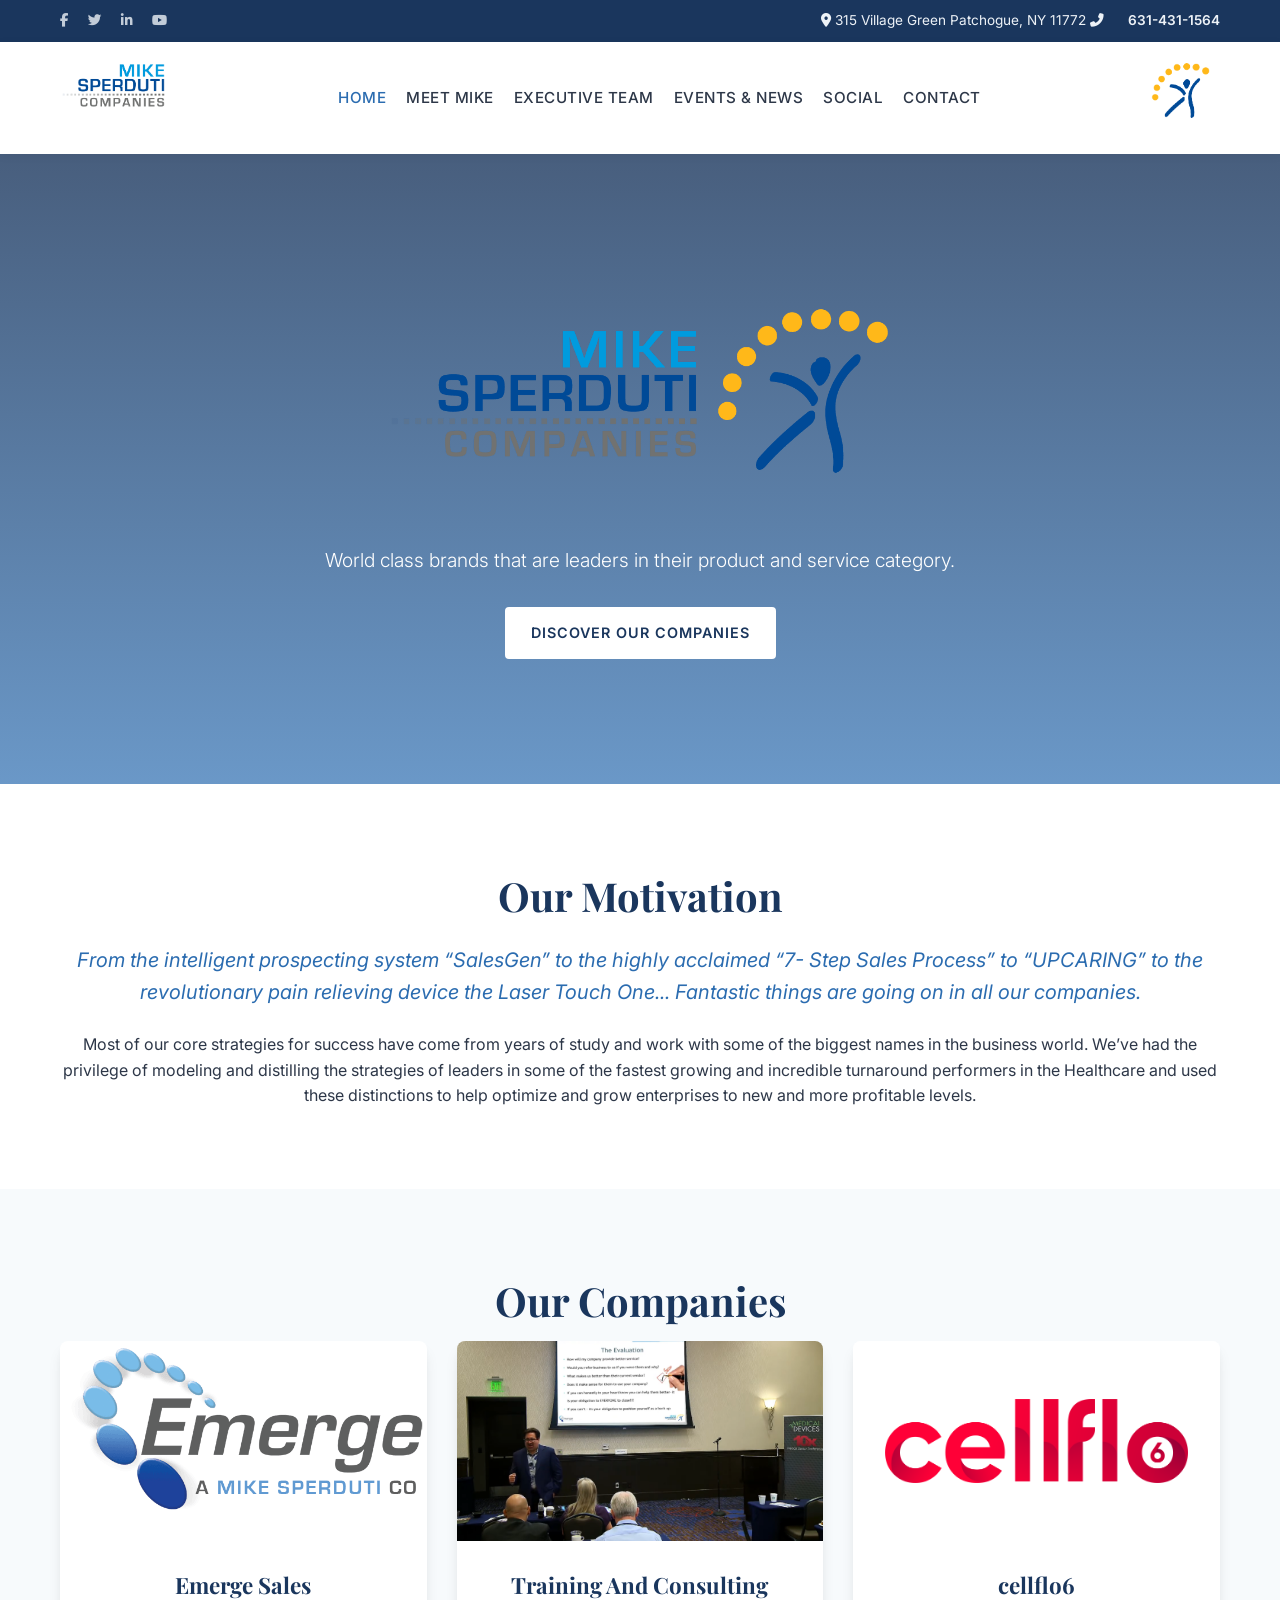
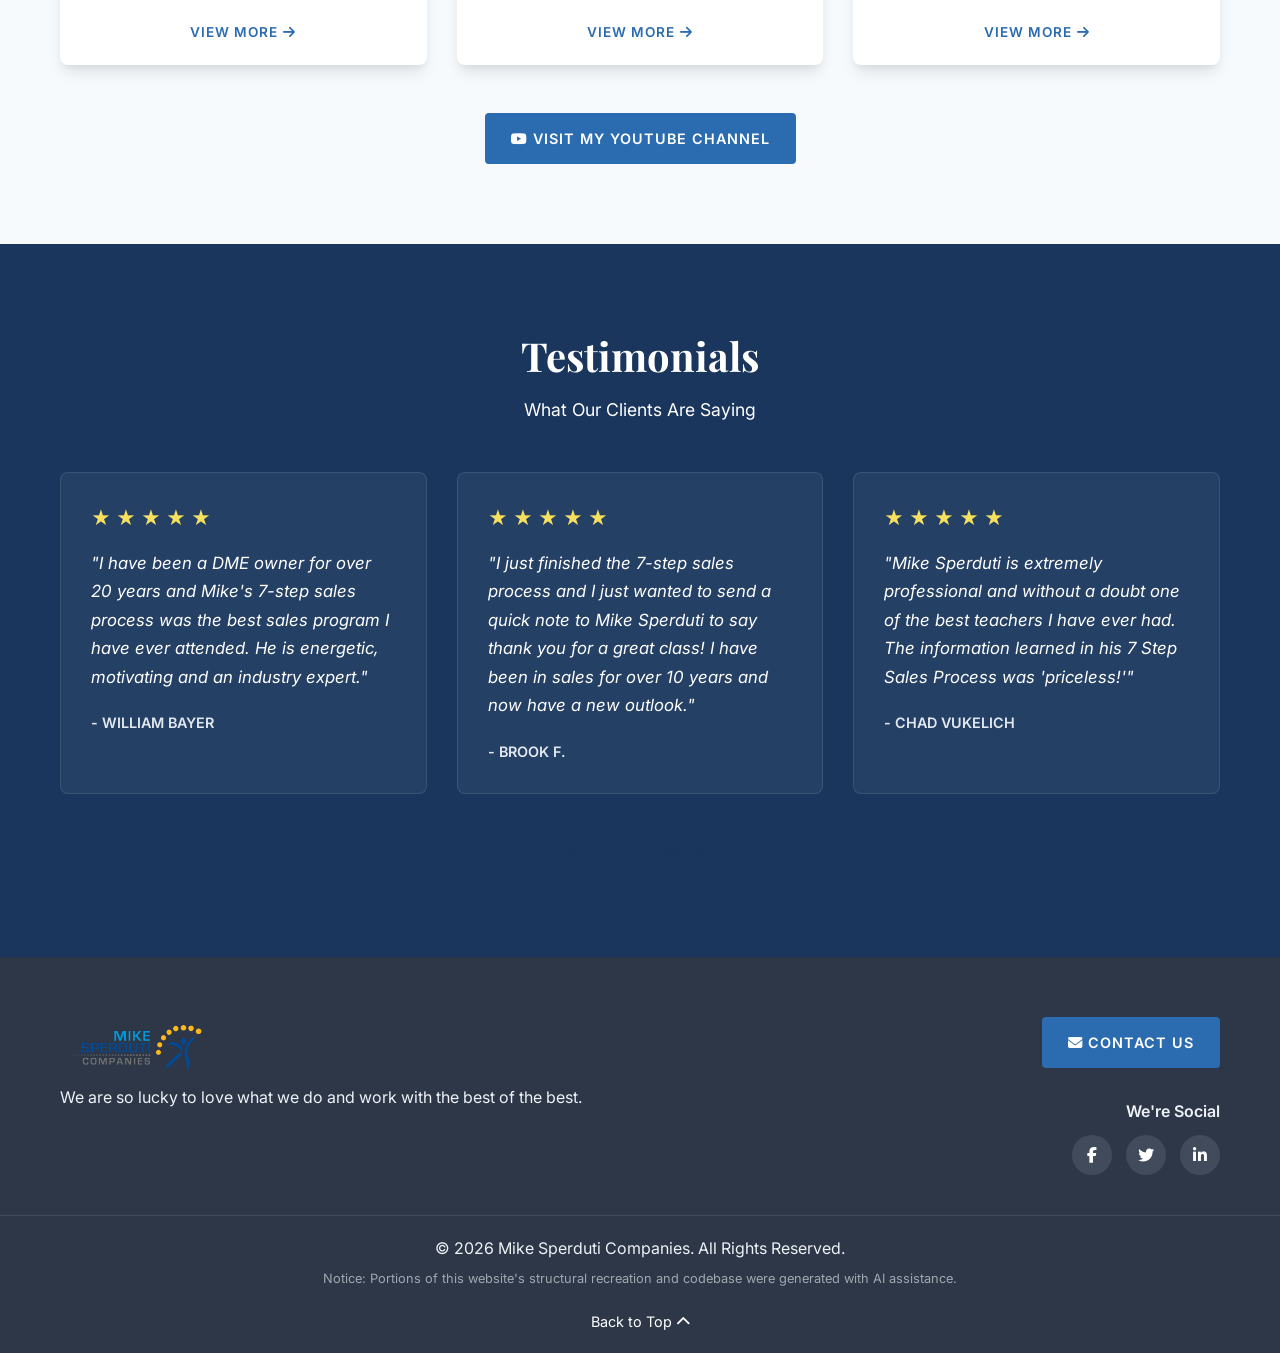
<file: index.html>
<!DOCTYPE html>
<html lang="en">

<head>
    <meta charset="UTF-8">
    <meta name="viewport" content="width=device-width, initial-scale=1.0">
    <title>Home - Mike Sperduti Companies</title>
    <meta name="description"
        content="Mike Sperduti, CEO and Founder of Emerge Sales, is a high powered coach, trainer, speaker and sales expert.">
    <link rel="stylesheet" href="styles.css">
    <link rel="preconnect" href="https://fonts.googleapis.com">
    <link rel="preconnect" href="https://fonts.gstatic.com" crossorigin>
    <link
        href="https://fonts.googleapis.com/css2?family=Inter:wght@300;400;600;700&family=Playfair+Display:wght@700&display=swap"
        rel="stylesheet">
    <!-- FontAwesome for Social Icons -->
    <link rel="stylesheet" href="https://cdnjs.cloudflare.com/ajax/libs/font-awesome/6.4.0/css/all.min.css">
</head>

<body>
    <!-- Top Bar -->
    <div class="top-bar">
        <div class="top-bar-content container">
            <div class="social-links">
                <a href="#" aria-label="Facebook"><i class="fab fa-facebook-f"></i></a>
                <a href="#" aria-label="Twitter"><i class="fab fa-twitter"></i></a>
                <a href="#" aria-label="LinkedIn"><i class="fab fa-linkedin-in"></i></a>
                <a href="#" aria-label="YouTube"><i class="fab fa-youtube"></i></a>
            </div>
            <div class="contact-info">
                <span><i class="fas fa-map-marker-alt"></i> 315 Village Green Patchogue, NY 11772</span>
                <span class="phone"><i class="fas fa-phone-alt"></i> <a href="tel:631-431-1564">631-431-1564</a></span>
            </div>
        </div>
    </div>

    <!-- Navigation -->
    <header class="main-header">
        <div class="container header-container">
            <div class="logo">
                <a href="/"><img src="assets/complogojr.png" alt="Mike Sperduti Companies"
                        style="height: 75px; margin-top: -15px;"></a>
            </div>
            <nav class="main-nav">
                <ul>
                    <li><a href="index.html" class="active">Home</a></li>
                    <li><a href="meet-mike.html">Meet Mike</a></li>
                    <li><a href="executive-team.html">Executive Team</a></li>
                    <li><a href="events-and-news.html">Events & News</a></li>
                    <li><a href="social.html">Social</a></li>
                    <li><a href="contact.html">Contact</a></li>
                </ul>
            </nav>
            <div class="right-asset" style="display: flex; align-items: center;">
                <img src="assets/483c2aaa-52aa-42ee-b40a-fddb9c34edcf.png" alt="Top Right Asset"
                    style="height: 75px; margin-top: -15px;">
            </div>
        </div>
    </header>

    <!-- Hero Section -->
    <section class="hero-section">
        <div class="hero-overlay"></div>
        <div class="container hero-content">
            <h1><img src="assets/complogo.png" alt="Mike Sperduti Companies"
                    style="max-height: 350px; width: auto; max-width: 100%;"></h1>
            <p class="subtitle">World class brands that are leaders in their product and service category.</p>
            <a href="#companies" class="btn">Discover Our Companies</a>
        </div>
    </section>

    <!-- About Section -->
    <section class="about-section container" id="about">
        <h2>Our Motivation</h2>
        <p class="lead-text">From the intelligent prospecting system “SalesGen” to the highly acclaimed “7- Step Sales
            Process” to “UPCARING” to the revolutionary pain relieving device the Laser Touch One... Fantastic things
            are going on in all our companies.</p>
        <p>Most of our core strategies for success have come from years of study and work with some of the biggest names
            in the business world. We’ve had the privilege of modeling and distilling the strategies of leaders in some
            of the fastest growing and incredible turnaround performers in the Healthcare and used these distinctions to
            help optimize and grow enterprises to new and more profitable levels.</p>
    </section>

    <!-- Companies Grid -->
    <section class="companies-section" id="companies">
        <div class="container">
            <h2 class="section-title">Our Companies</h2>
            <div class="grid">
                <!-- Company 1 -->
                <div class="card">
                    <img class="card-img" src="assets/dadwork.png" alt="Emerge Sales">
                    <div class="card-content">
                        <h3>Emerge Sales</h3>
                        <a href="#" class="view-more">View More <i class="fas fa-arrow-right"></i></a>
                    </div>
                </div>
                <!-- Company 2 -->
                <div class="card">
                    <img class="card-img" src="assets/teach.png" alt="Training And Consulting">
                    <div class="card-content">
                        <h3>Training And Consulting</h3>
                        <a href="#" class="view-more">View More <i class="fas fa-arrow-right"></i></a>
                    </div>
                </div>
                <!-- Company 3 -->
                <div class="card">
                    <img class="card-img" src="assets/cellflo-6-logo.png" alt="cellflo6"
                        style="object-fit: contain; padding: 2rem; background-color: #fff;">
                    <div class="card-content">
                        <h3>cellflo6</h3>
                        <a href="#" class="view-more">View More <i class="fas fa-arrow-right"></i></a>
                    </div>
                </div>

            </div>

            <div class="center-cta">
                <a href="https://www.youtube.com/@mikesperduti6184" target="_blank" class="btn btn-primary"><i
                        class="fab fa-youtube"></i> Visit My YouTube Channel</a>
            </div>
        </div>
    </section>

    <!-- Testimonials Section -->
    <section class="testimonials-section">
        <div class="container">
            <h2 class="section-title">Testimonials</h2>
            <p class="section-subtitle">What Our Clients Are Saying</p>
            <div class="testimonials-grid">
                <div class="testimonial-card">
                    <div class="stars">★ ★ ★ ★ ★</div>
                    <p class="quote">"I have been a DME owner for over 20 years and Mike's 7-step sales process was the
                        best sales program I have ever attended. He is energetic, motivating and an industry expert."
                    </p>
                    <p class="author">- William Bayer</p>
                </div>
                <div class="testimonial-card">
                    <div class="stars">★ ★ ★ ★ ★</div>
                    <p class="quote">"I just finished the 7-step sales process and I just wanted to send a quick note to
                        Mike Sperduti to say thank you for a great class! I have been in sales for over 10 years and now
                        have a new outlook."</p>
                    <p class="author">- Brook F.</p>
                </div>
                <div class="testimonial-card">
                    <div class="stars">★ ★ ★ ★ ★</div>
                    <p class="quote">"Mike Sperduti is extremely professional and without a doubt one of the best
                        teachers I have ever had. The information learned in his 7 Step Sales Process was 'priceless!'"
                    </p>
                    <p class="author">- Chad Vukelich</p>
                </div>
            </div>
            <div class="center-cta" style="margin-top: 2rem;">
                <a href="#" class="btn btn-outline">View All Testimonials</a>
            </div>
        </div>
    </section>


    <!-- Footer -->
    <footer>
        <div class="container footer-content">
            <div class="footer-left">
                <img src="assets/complogo.png" alt="Mike Sperduti Companies" style="max-height: 60px;">
                <p>We are so lucky to love what we do and work with the best of the best.</p>
            </div>
            <div class="footer-right">
                <a href="#" class="btn btn-primary" style="margin-bottom: 1rem;"><i class="fas fa-envelope"></i> Contact
                    Us</a>
                <p class="social-text">We're Social</p>
                <div class="footer-socials">
                    <a href="#"><i class="fab fa-facebook-f"></i></a>
                    <a href="#"><i class="fab fa-twitter"></i></a>
                    <a href="#"><i class="fab fa-linkedin-in"></i></a>
                </div>
            </div>
        </div>
        <div class="footer-bottom">
            <p>&copy; 2026 Mike Sperduti Companies. All Rights Reserved.</p>
            <p class="ai-warning" style="opacity: 0.6; font-size: 0.8rem; margin-top: 0.5rem;">
                <!-- Subtle AI Usage Warning -->
                Notice: Portions of this website's structural recreation and codebase were generated with AI assistance.
            </p>
            <a href="#" class="back-to-top">Back to Top <i class="fas fa-chevron-up"></i></a>
        </div>
    </footer>
</body>

</html>
</file>
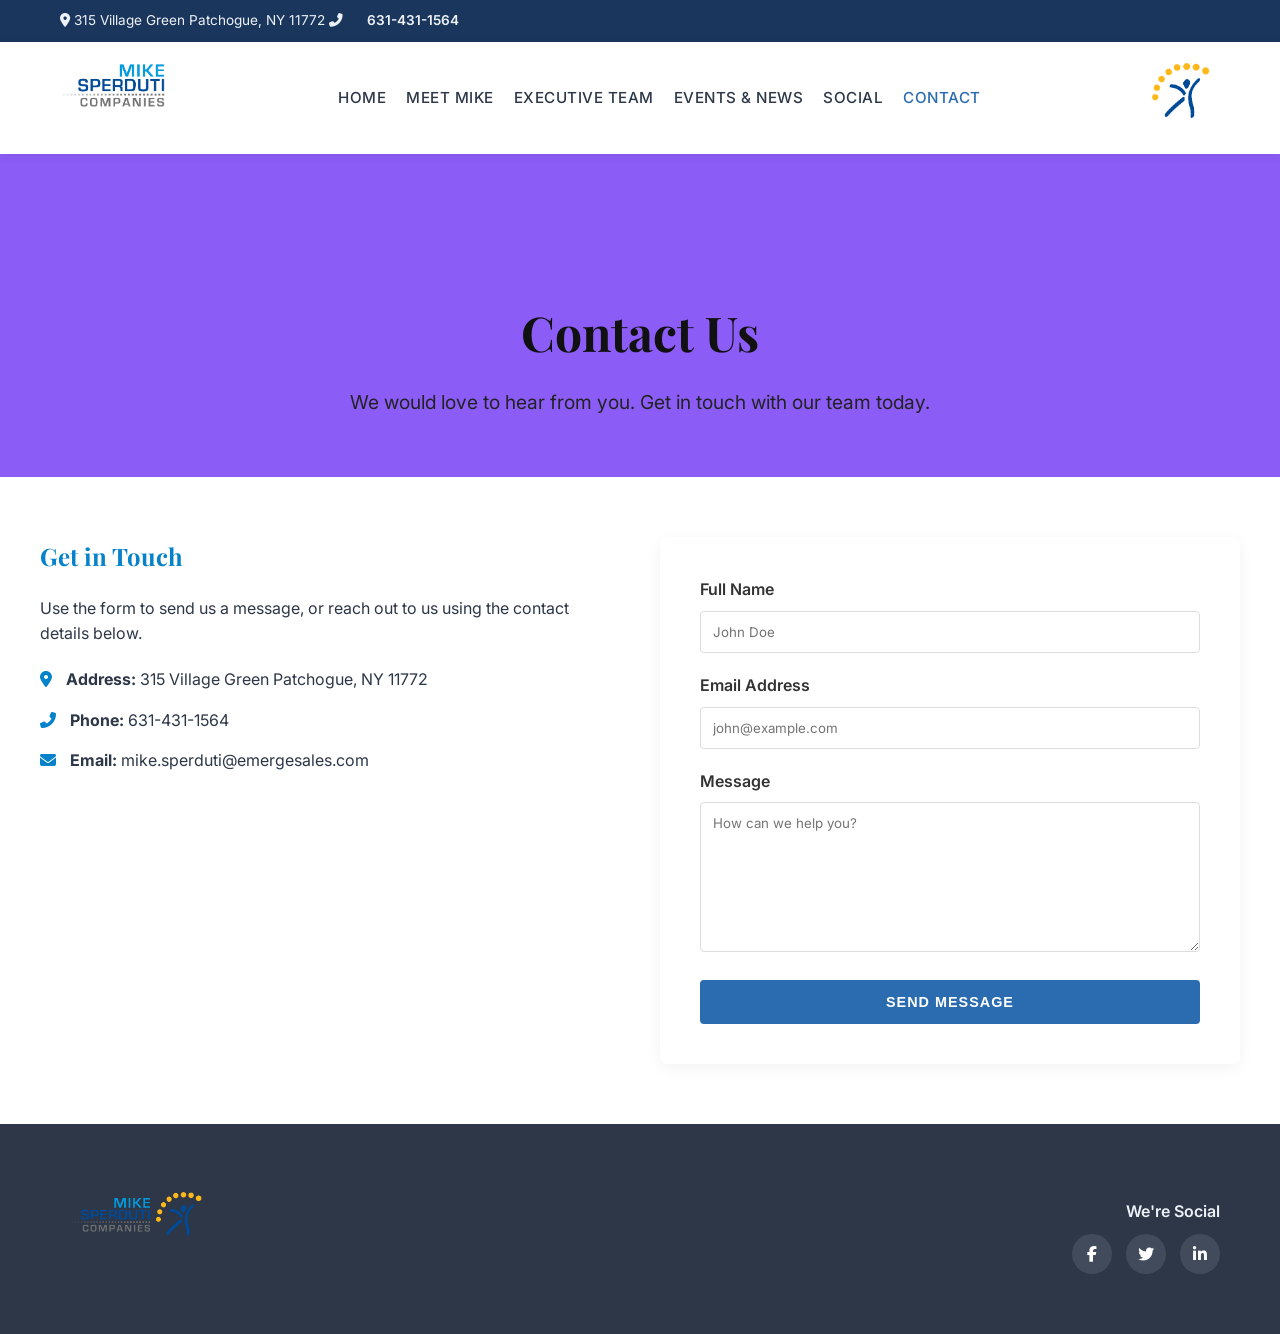
<file: contact.html>
<!DOCTYPE html>
<html lang="en">

<head>
    <meta charset="UTF-8">
    <meta name="viewport" content="width=device-width, initial-scale=1.0">
    <title>Contact Us - Mike Sperduti Companies</title>
    <link rel="stylesheet" href="styles.css">
    <link rel="preconnect" href="https://fonts.googleapis.com">
    <link rel="preconnect" href="https://fonts.gstatic.com" crossorigin>
    <link
        href="https://fonts.googleapis.com/css2?family=Inter:wght@300;400;600;700&family=Playfair+Display:wght@700&display=swap"
        rel="stylesheet">
    <link rel="stylesheet" href="https://cdnjs.cloudflare.com/ajax/libs/font-awesome/6.4.0/css/all.min.css">
    <style>
        .contact-form {
            max-width: 600px;
            margin: 0 auto;
            background: #fff;
            padding: 40px;
            border-radius: 8px;
            box-shadow: 0 4px 15px rgba(0, 0, 0, 0.05);
        }

        .form-group {
            margin-bottom: 20px;
        }

        .form-group label {
            display: block;
            margin-bottom: 8px;
            font-weight: 600;
            color: #333;
        }

        .form-group input,
        .form-group textarea {
            width: 100%;
            padding: 12px;
            border: 1px solid #ddd;
            border-radius: 4px;
            font-family: inherit;
        }

        .form-group textarea {
            height: 150px;
            resize: vertical;
        }
    </style>
</head>

<body>
    <div class="top-bar">
        <div class="top-bar-content container">
            <div class="contact-info">
                <span><i class="fas fa-map-marker-alt"></i> 315 Village Green Patchogue, NY 11772</span>
                <span class="phone"><i class="fas fa-phone-alt"></i> <a href="tel:631-431-1564">631-431-1564</a></span>
            </div>
        </div>
    </div>

    <header class="main-header">
        <div class="container header-container">
            <div class="logo">
                <a href="index.html"><img src="assets/complogojr.png" alt="Mike Sperduti Companies"
                        style="height: 75px; margin-top: -15px;"></a>
            </div>
            <nav class="main-nav">
                <ul>
                    <li><a href="index.html">Home</a></li>
                    <li><a href="meet-mike.html">Meet Mike</a></li>
                    <li><a href="executive-team.html">Executive Team</a></li>
                    <li><a href="events-and-news.html">Events & News</a></li>
                    <li><a href="social.html">Social</a></li>
                    <li><a href="contact.html" class="active">Contact</a></li>
                </ul>
            </nav>
            <div class="right-asset" style="display: flex; align-items: center;">
                <img src="assets/483c2aaa-52aa-42ee-b40a-fddb9c34edcf.png" alt="Top Right Asset"
                    style="height: 75px; margin-top: -15px;">
            </div>
        </div>
    </header>

    <section class="page-header" style="padding: 140px 0 60px; background-color: #8b5cf6; text-align: center;">
        <div class="container">
            <h1 style="color: #111111; font-family: 'Playfair Display', serif; font-size: 3rem;">Contact Us</h1>
            <p style="font-size: 1.2rem; margin-top: 1rem; color: #222222;">We would love to hear from you. Get in touch
                with our team today.</p>
        </div>
    </section>

    <section class="page-content container" style="padding: 60px 0; min-height: 40vh;">
        <div style="display: flex; flex-wrap: wrap; gap: 40px;">
            <div style="flex: 1; min-width: 300px;">
                <h2 style="color: #0582ca; margin-bottom: 20px;">Get in Touch</h2>
                <p style="margin-bottom: 20px;">Use the form to send us a message, or reach out to us using the contact
                    details below.</p>
                <div style="margin-bottom: 15px;">
                    <i class="fas fa-map-marker-alt" style="color: #0582ca; margin-right: 10px;"></i>
                    <strong>Address:</strong> 315 Village Green Patchogue, NY 11772
                </div>
                <div style="margin-bottom: 15px;">
                    <i class="fas fa-phone-alt" style="color: #0582ca; margin-right: 10px;"></i>
                    <strong>Phone:</strong> <a href="tel:631-431-1564"
                        style="color: inherit; text-decoration: none;">631-431-1564</a>
                </div>
                <div style="margin-bottom: 15px;">
                    <i class="fas fa-envelope" style="color: #0582ca; margin-right: 10px;"></i>
                    <strong>Email:</strong> <a href="mailto:mike.sperduti@emergesales.com "
                        style="color: inherit; text-decoration: none;">mike.sperduti@emergesales.com</a>
                </div>
            </div>
            <div style="flex: 1; min-width: 300px;">
                <form class="contact-form" onsubmit="event.preventDefault(); alert('Thank you for contacting us!');">
                    <div class="form-group">
                        <label for="name">Full Name</label>
                        <input type="text" id="name" required placeholder="John Doe">
                    </div>
                    <div class="form-group">
                        <label for="email">Email Address</label>
                        <input type="email" id="email" required placeholder="john@example.com">
                    </div>
                    <div class="form-group">
                        <label for="message">Message</label>
                        <textarea id="message" required placeholder="How can we help you?"></textarea>
                    </div>
                    <button type="submit" class="btn btn-primary" style="width: 100%;">Send Message</button>
                </form>
            </div>
        </div>
    </section>

    <footer>
        <div class="container footer-content">
            <div class="footer-left">
                <img src="assets/complogo.png" alt="Mike Sperduti Companies" style="max-height: 60px;">
            </div>
            <div class="footer-right">
                <p class="social-text">We're Social</p>
                <div class="footer-socials">
                    <a href="#"><i class="fab fa-facebook-f"></i></a>
                    <a href="#"><i class="fab fa-twitter"></i></a>
                    <a href="#"><i class="fab fa-linkedin-in"></i></a>
                </div>
            </div>
        </div>
    </footer>
</body>

</html>
</file>
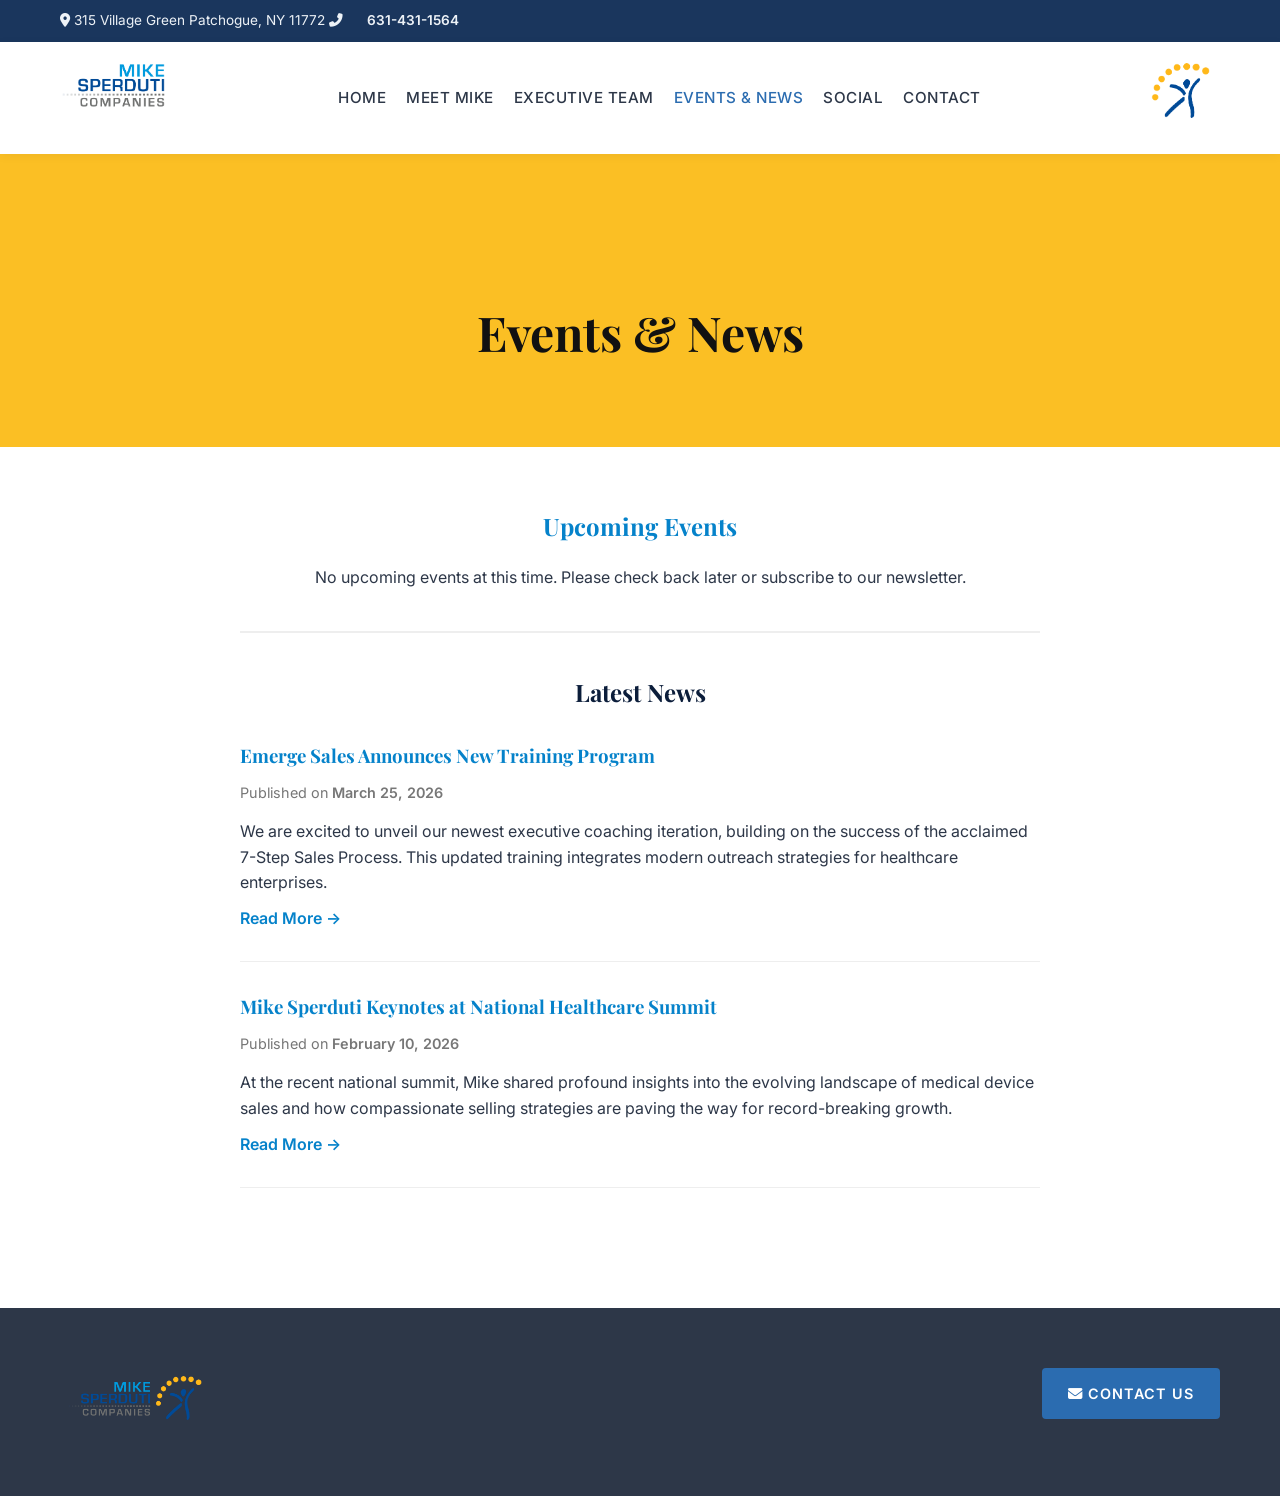
<file: events-and-news.html>
<!DOCTYPE html>
<html lang="en">

<head>
    <meta charset="UTF-8">
    <meta name="viewport" content="width=device-width, initial-scale=1.0">
    <title>Events & News - Mike Sperduti Companies</title>
    <link rel="stylesheet" href="styles.css">
    <link rel="preconnect" href="https://fonts.googleapis.com">
    <link rel="preconnect" href="https://fonts.gstatic.com" crossorigin>
    <link
        href="https://fonts.googleapis.com/css2?family=Inter:wght@300;400;600;700&family=Playfair+Display:wght@700&display=swap"
        rel="stylesheet">
    <link rel="stylesheet" href="https://cdnjs.cloudflare.com/ajax/libs/font-awesome/6.4.0/css/all.min.css">
</head>

<body>
    <div class="top-bar">
        <div class="top-bar-content container">
            <div class="contact-info">
                <span><i class="fas fa-map-marker-alt"></i> 315 Village Green Patchogue, NY 11772</span>
                <span class="phone"><i class="fas fa-phone-alt"></i> <a href="tel:631-431-1564">631-431-1564</a></span>
            </div>
        </div>
    </div>

    <header class="main-header">
        <div class="container header-container">
            <div class="logo">
                <a href="index.html"><img src="assets/complogojr.png" alt="Mike Sperduti Companies"
                        style="height: 75px; margin-top: -15px;"></a>
            </div>
            <nav class="main-nav">
                <ul>
                    <li><a href="index.html">Home</a></li>
                    <li><a href="meet-mike.html">Meet Mike</a></li>
                    <li><a href="executive-team.html">Executive Team</a></li>
                    <li><a href="events-and-news.html" class="active">Events & News</a></li>
                    <li><a href="social.html">Social</a></li>
                    <li><a href="contact.html">Contact</a></li>
                </ul>
            </nav>
            <div class="right-asset" style="display: flex; align-items: center;">
                <img src="assets/483c2aaa-52aa-42ee-b40a-fddb9c34edcf.png" alt="Top Right Asset"
                    style="height: 75px; margin-top: -15px;">
            </div>
        </div>
    </header>

    <section class="page-header" style="padding: 140px 0 60px; background-color: #fbbf24; text-align: center;">
        <div class="container">
            <h1 style="color: #111111; font-family: 'Playfair Display', serif; font-size: 3rem;">Events & News</h1>
        </div>
    </section>

    <section class="page-content container" style="padding: 60px 0; min-height: 40vh;">
        <div style="max-width: 800px; margin: 0 auto 60px;">
            <div style="text-align: center; border-bottom: 2px solid #eee; padding-bottom: 40px; margin-bottom: 40px;">
                <h2 style="color: #0582ca; margin-bottom: 20px;">Upcoming Events</h2>
                <p>No upcoming events at this time. Please check back later or subscribe to our newsletter.</p>
            </div>

            <div>
                <h2 style="color: #0b1d3a; margin-bottom: 30px; text-align: center;">Latest News</h2>
                <div style="border-bottom: 1px solid #eee; padding-bottom: 30px; margin-bottom: 30px;">
                    <h3 style="color: #0582ca; margin-bottom: 10px;">Emerge Sales Announces New Training Program</h3>
                    <p style="color: #777; font-size: 0.9rem; margin-bottom: 15px;">Published on <span
                            style="font-weight: 600;">March 25, 2026</span></p>
                    <p>We are excited to unveil our newest executive coaching iteration, building on the success of the
                        acclaimed 7-Step Sales Process. This updated training integrates modern outreach strategies for
                        healthcare enterprises.</p>
                    <a href="#"
                        style="color: #0582ca; font-weight: 600; display: inline-block; margin-top: 10px; text-decoration: none;">Read
                        More &rarr;</a>
                </div>
                <div style="border-bottom: 1px solid #eee; padding-bottom: 30px; margin-bottom: 30px;">
                    <h3 style="color: #0582ca; margin-bottom: 10px;">Mike Sperduti Keynotes at National Healthcare
                        Summit</h3>
                    <p style="color: #777; font-size: 0.9rem; margin-bottom: 15px;">Published on <span
                            style="font-weight: 600;">February 10, 2026</span></p>
                    <p>At the recent national summit, Mike shared profound insights into the evolving landscape of
                        medical device sales and how compassionate selling strategies are paving the way for
                        record-breaking growth.</p>
                    <a href="#"
                        style="color: #0582ca; font-weight: 600; display: inline-block; margin-top: 10px; text-decoration: none;">Read
                        More &rarr;</a>
                </div>
            </div>
        </div>
    </section>

    <footer style="margin-top: auto;">
        <div class="container footer-content">
            <div class="footer-left">
                <img src="assets/complogo.png" alt="Mike Sperduti Companies" style="max-height: 60px;">
            </div>
            <div class="footer-right">
                <a href="contact.html" class="btn btn-primary" style="margin-bottom: 1rem;"><i
                        class="fas fa-envelope"></i> Contact Us</a>
            </div>
        </div>
    </footer>
</body>

</html>
</file>
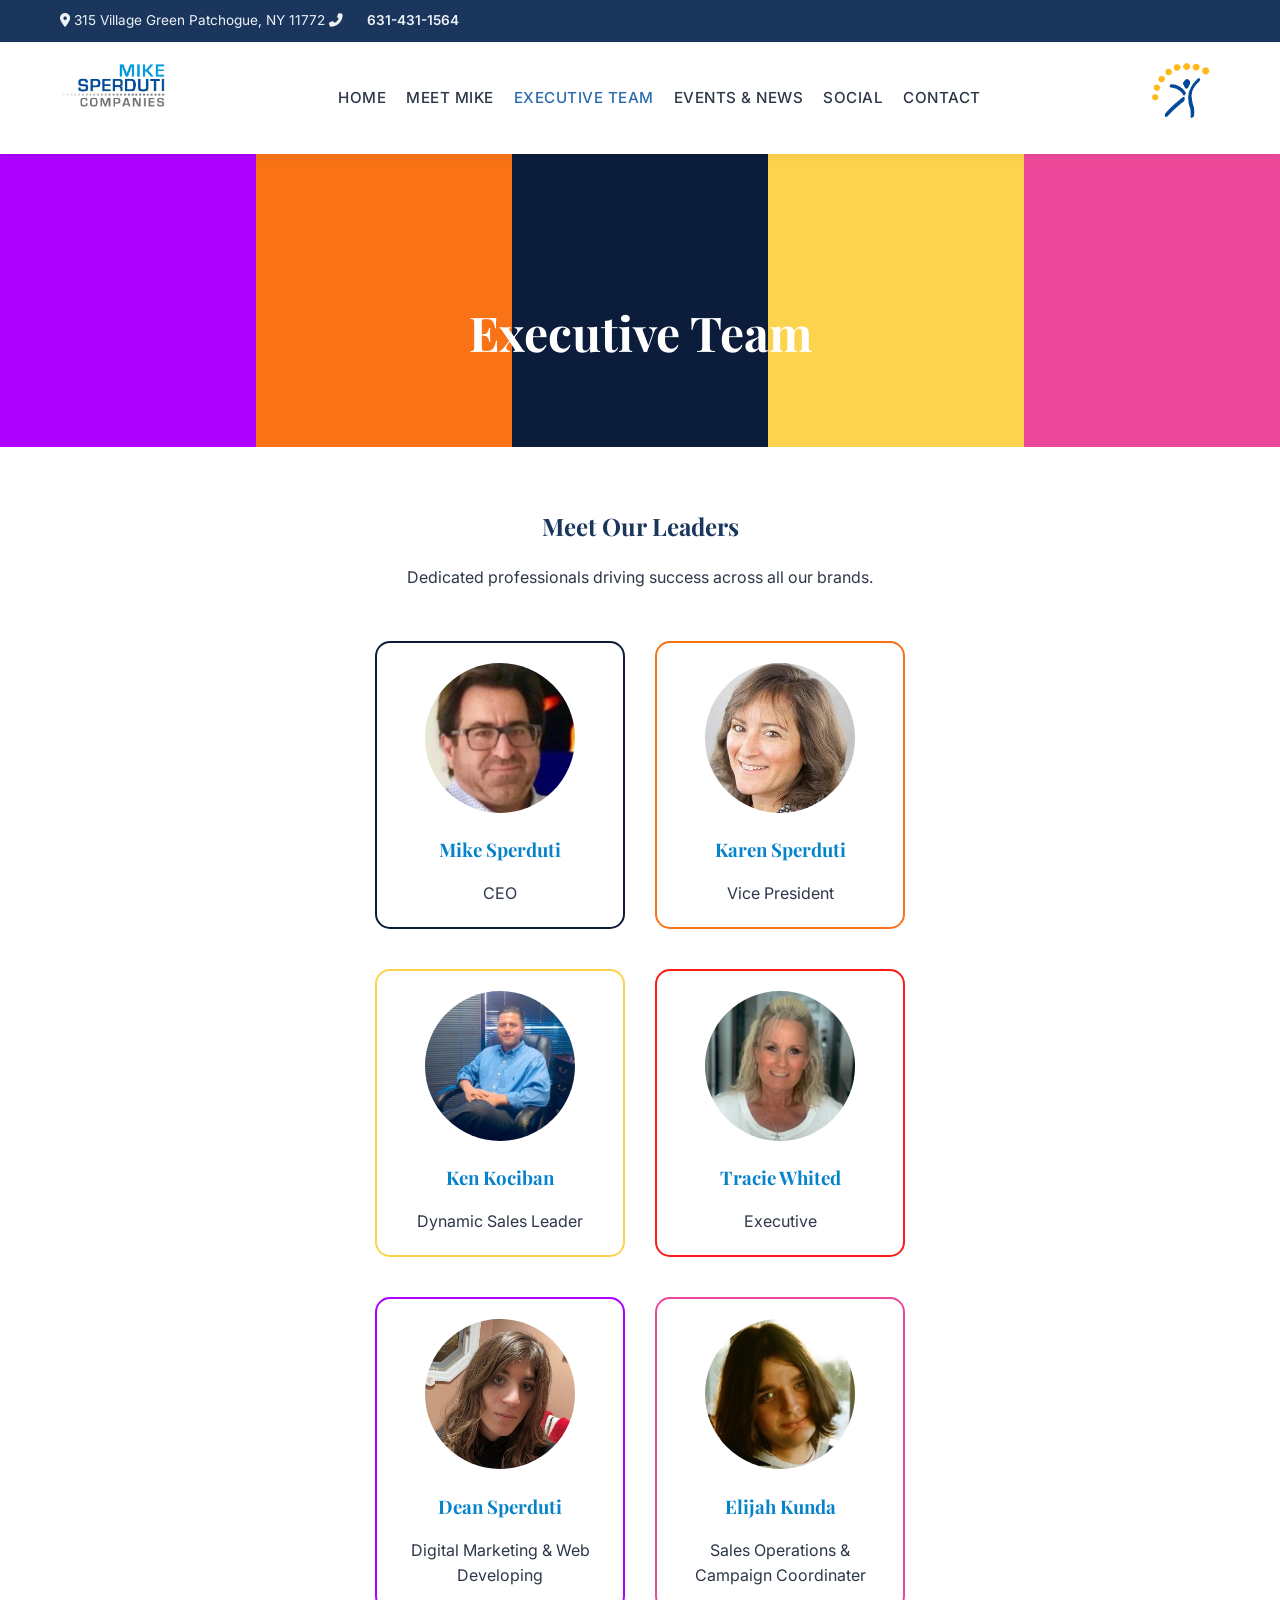
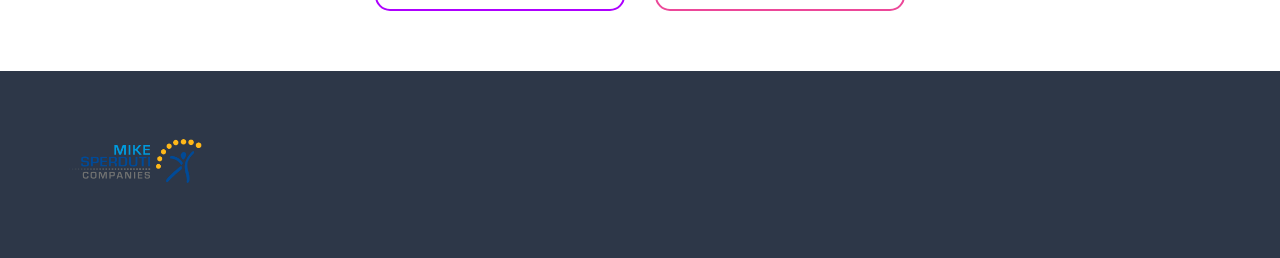
<file: executive-team.html>
<!DOCTYPE html>
<html lang="en">

<head>
    <meta charset="UTF-8">
    <meta name="viewport" content="width=device-width, initial-scale=1.0">
    <title>Executive Team - Mike Sperduti Companies</title>
    <link rel="stylesheet" href="styles.css">
    <link rel="preconnect" href="https://fonts.googleapis.com">
    <link rel="preconnect" href="https://fonts.gstatic.com" crossorigin>
    <link
        href="https://fonts.googleapis.com/css2?family=Inter:wght@300;400;600;700&family=Playfair+Display:wght@700&display=swap"
        rel="stylesheet">
    <link rel="stylesheet" href="https://cdnjs.cloudflare.com/ajax/libs/font-awesome/6.4.0/css/all.min.css">
</head>

<body>
    <div class="top-bar">
        <div class="top-bar-content container">
            <div class="contact-info">
                <span><i class="fas fa-map-marker-alt"></i> 315 Village Green Patchogue, NY 11772</span>
                <span class="phone"><i class="fas fa-phone-alt"></i> <a href="tel:631-431-1564">631-431-1564</a></span>
            </div>
        </div>
    </div>

    <header class="main-header">
        <div class="container header-container">
            <div class="logo">
                <a href="index.html"><img src="assets/complogojr.png" alt="Mike Sperduti Companies"
                        style="height: 75px; margin-top: -15px;"></a>
            </div>
            <nav class="main-nav">
                <ul>
                    <li><a href="index.html">Home</a></li>
                    <li><a href="meet-mike.html">Meet Mike</a></li>
                    <li><a href="executive-team.html" class="active">Executive Team</a></li>
                    <li><a href="events-and-news.html">Events & News</a></li>
                    <li><a href="social.html">Social</a></li>
                    <li><a href="contact.html">Contact</a></li>
                </ul>
            </nav>
            <div class="right-asset" style="display: flex; align-items: center;">
                <img src="assets/483c2aaa-52aa-42ee-b40a-fddb9c34edcf.png" alt="Top Right Asset"
                    style="height: 75px; margin-top: -15px;">
            </div>
        </div>
    </header>

    <section class="page-header"
        style="padding: 140px 0 60px; background: linear-gradient(to right, #ae00ff 0%, #ae00ff 20%, #f97316 20%, #f97316 40%, #0b1d3a 40%, #0b1d3a 60%, #fcd34d 60%, #fcd34d 80%, #ec4899 80%, #ec4899 100%); text-align: center;">
        <div class="container">
            <h1 style="color: #ffffff; font-family: 'Playfair Display', serif; font-size: 3rem;">Executive Team</h1>
        </div>
    </section>

    <section class="page-content container" style="padding: 60px 0; min-height: 40vh; text-align: center;">
        <h2>Meet Our Leaders</h2>
        <p style="margin-top:20px;">Dedicated professionals driving success across all our brands.</p>
        <div style="display: flex; flex-direction: column; gap: 40px; align-items: center; margin-top: 50px;">
            <!-- Row 1 -->
            <div style="display: flex; gap: 30px; justify-content: center; flex-wrap: wrap;">
                <div style="width: 250px; border: 2px solid #0b1d3a; border-radius: 15px; padding: 20px; box-sizing: border-box; background-color: #ffffff; transition: transform 0.3s, box-shadow 0.3s; cursor: pointer;"
                    onclick="window.location.href='mailto:mike.sperduti@emergesales.com'"
                    onmouseover="this.style.transform='scale(1.05)'; this.style.boxShadow='0 0 15px #0b1d3a'"
                    onmouseout="this.style.transform='scale(1)'; this.style.boxShadow='none'">
                    <img src="assets/dad.png" alt="Mike Sperduti"
                        style="border-radius: 50%; width: 150px; height: 150px; object-fit: cover;">
                    <h3 style="margin-top:15px; color:#0582ca;">Mike Sperduti</h3>
                    <p>CEO</p>
                </div>
                <div style="width: 250px; border: 2px solid #f97316; border-radius: 15px; padding: 20px; box-sizing: border-box; background-color: #ffffff; transition: transform 0.3s, box-shadow 0.3s; cursor: pointer;"
                    onclick="window.location.href='mailto:karen.sperduti@emergesales.com'"
                    onmouseover="this.style.transform='scale(1.05)'; this.style.boxShadow='0 0 15px #f97316'"
                    onmouseout="this.style.transform='scale(1)'; this.style.boxShadow='none'">
                    <img src="assets/karen.jpg" alt="Karen Sperduti"
                        style="border-radius: 50%; width: 150px; height: 150px; object-fit: cover; object-position: top;">
                    <h3 style="margin-top:15px; color:#0582ca;">Karen Sperduti</h3>
                    <p>Vice President</p>
                </div>
            </div>
            <!-- Row 2 -->
            <div style="display: flex; gap: 30px; justify-content: center; flex-wrap: wrap;">
                <div style="width: 250px; border: 2px solid #fcd34d; border-radius: 15px; padding: 20px; box-sizing: border-box; background-color: #ffffff; transition: transform 0.3s, box-shadow 0.3s;"
                    onmouseover="this.style.transform='scale(1.05)'; this.style.boxShadow='0 0 15px #fcd34d'"
                    onmouseout="this.style.transform='scale(1)'; this.style.boxShadow='none'">
                    <img src="assets/kenisabum.jfif" alt="Ken Kociban"
                        style="border-radius: 50%; width: 150px; height: 150px; object-fit: cover; object-position: top;">
                    <h3 style="margin-top:15px; color:#0582ca;">Ken Kociban</h3>
                    <p>Dynamic Sales Leader</p>
                </div>
                <div style="width: 250px; border: 2px solid #ff1a1a; border-radius: 15px; padding: 20px; box-sizing: border-box; background-color: #ffffff; transition: transform 0.3s, box-shadow 0.3s;"
                    onmouseover="this.style.transform='scale(1.05)'; this.style.boxShadow='0 0 15px #ff1a1a'"
                    onmouseout="this.style.transform='scale(1)'; this.style.boxShadow='none'">
                    <img src="assets/tracie.jfif" alt="Tracie Whited"
                        style="border-radius: 50%; width: 150px; height: 150px; object-fit: cover; object-position: top;">
                    <h3 style="margin-top:15px; color:#0582ca;">Tracie Whited</h3>
                    <p>Executive</p>
                </div>
            </div>
            <!-- Row 3 -->
            <div style="display: flex; gap: 30px; justify-content: center; flex-wrap: wrap;">
                <div style="width: 250px; border: 2px solid #ae00ff; border-radius: 15px; padding: 20px; box-sizing: border-box; background-color: #ffffff; transition: transform 0.3s, box-shadow 0.3s; cursor: pointer;"
                    onclick="window.location.href='mailto:dean@emergesales.com'"
                    onmouseover="this.style.transform='scale(1.05)'; this.style.boxShadow='0 0 15px #ae00ff'"
                    onmouseout="this.style.transform='scale(1)'; this.style.boxShadow='none'">
                    <img src="assets/me.jpg" alt="Dean Sperduti"
                        style="border-radius: 50%; width: 150px; height: 150px; object-fit: cover; object-position: top;">
                    <h3 style="margin-top:15px; color:#0582ca;">Dean Sperduti</h3>
                    <p>Digital Marketing & Web Developing</p>
                </div>
                <div style="width: 250px; border: 2px solid #ec4899; border-radius: 15px; padding: 20px; box-sizing: border-box; background-color: #ffffff; transition: transform 0.3s, box-shadow 0.3s; cursor: pointer;"
                    onclick="window.location.href='mailto:elijah@emergesales.com'"
                    onmouseover="this.style.transform='scale(1.05)'; this.style.boxShadow='0 0 15px #ec4899'"
                    onmouseout="this.style.transform='scale(1)'; this.style.boxShadow='none'">
                    <img src="assets/elliereal.jpg" alt="Elijah Kunda"
                        style="border-radius: 50%; width: 150px; height: 150px; object-fit: cover; object-position: top;">
                    <h3 style="margin-top:15px; color:#0582ca;">Elijah Kunda</h3>
                    <p>Sales Operations & Campaign Coordinater</p>
                </div>
            </div>
        </div>
    </section>

    <footer>
        <div class="container footer-content">
            <div class="footer-left">
                <img src="assets/complogo.png" alt="Mike Sperduti Companies" style="max-height: 60px;">
            </div>
        </div>
    </footer>
</body>

</html>
</file>
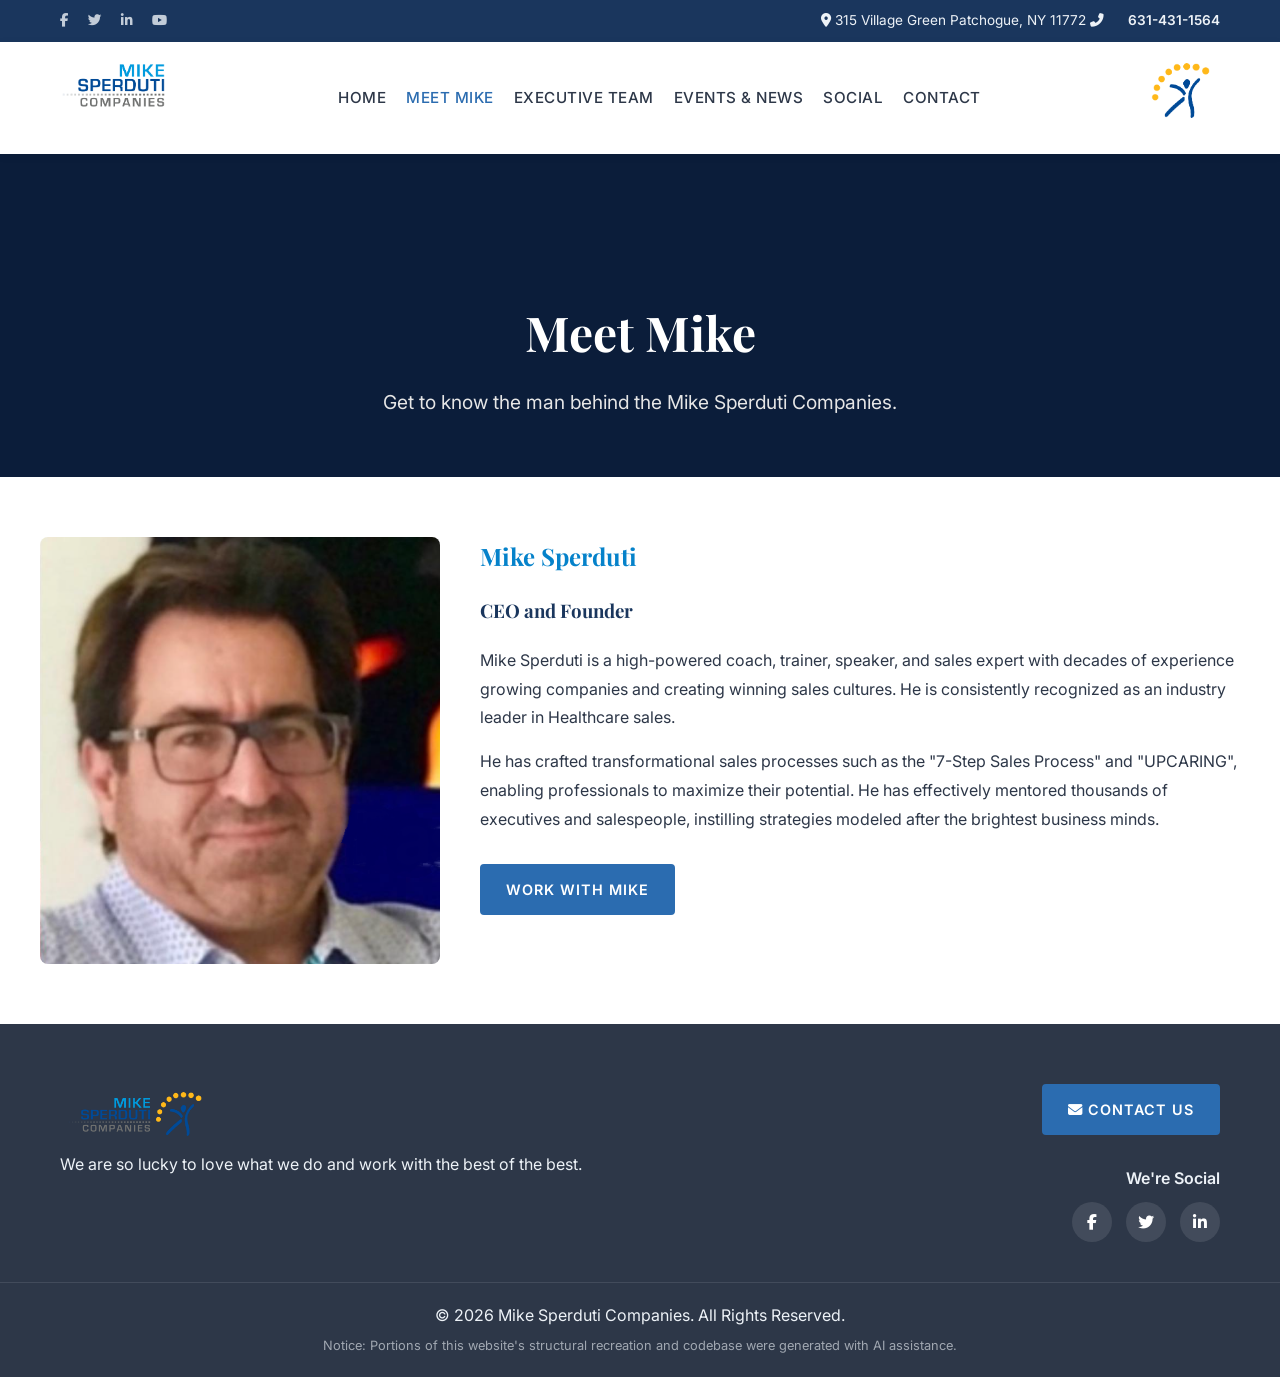
<file: meet-mike.html>
<!DOCTYPE html>
<html lang="en">

<head>
    <meta charset="UTF-8">
    <meta name="viewport" content="width=device-width, initial-scale=1.0">
    <title>Meet Mike - Mike Sperduti Companies</title>
    <link rel="stylesheet" href="styles.css">
    <link rel="preconnect" href="https://fonts.googleapis.com">
    <link rel="preconnect" href="https://fonts.gstatic.com" crossorigin>
    <link
        href="https://fonts.googleapis.com/css2?family=Inter:wght@300;400;600;700&family=Playfair+Display:wght@700&display=swap"
        rel="stylesheet">
    <link rel="stylesheet" href="https://cdnjs.cloudflare.com/ajax/libs/font-awesome/6.4.0/css/all.min.css">
</head>

<body>
    <div class="top-bar">
        <div class="top-bar-content container">
            <div class="social-links">
                <a href="#" aria-label="Facebook"><i class="fab fa-facebook-f"></i></a>
                <a href="#" aria-label="Twitter"><i class="fab fa-twitter"></i></a>
                <a href="#" aria-label="LinkedIn"><i class="fab fa-linkedin-in"></i></a>
                <a href="#" aria-label="YouTube"><i class="fab fa-youtube"></i></a>
            </div>
            <div class="contact-info">
                <span><i class="fas fa-map-marker-alt"></i> 315 Village Green Patchogue, NY 11772</span>
                <span class="phone"><i class="fas fa-phone-alt"></i> <a href="tel:631-431-1564">631-431-1564</a></span>
            </div>
        </div>
    </div>

    <header class="main-header">
        <div class="container header-container">
            <div class="logo">
                <a href="index.html"><img src="assets/complogojr.png" alt="Mike Sperduti Companies"
                        style="height: 75px; margin-top: -15px;"></a>
            </div>
            <nav class="main-nav">
                <ul>
                    <li><a href="index.html">Home</a></li>
                    <li><a href="meet-mike.html" class="active">Meet Mike</a></li>
                    <li><a href="executive-team.html">Executive Team</a></li>
                    <li><a href="events-and-news.html">Events & News</a></li>
                    <li><a href="social.html">Social</a></li>
                    <li><a href="contact.html">Contact</a></li>
                </ul>
            </nav>
            <div class="right-asset" style="display: flex; align-items: center;">
                <img src="assets/483c2aaa-52aa-42ee-b40a-fddb9c34edcf.png" alt="Top Right Asset"
                    style="height: 75px; margin-top: -15px;">
            </div>
        </div>
    </header>

    <section class="page-header" style="padding: 140px 0 60px; background-color: #0b1d3a; text-align: center;">
        <div class="container">
            <h1 style="color: #ffffff; font-family: 'Playfair Display', serif; font-size: 3rem;">Meet Mike</h1>
            <p style="font-size: 1.2rem; margin-top: 1rem; color: #e6e6e6;">Get to know the man behind the Mike Sperduti
                Companies.</p>
        </div>
    </section>

    <section class="page-content container" style="padding: 60px 0; min-height: 40vh;">
        <div style="display: flex; gap: 40px; align-items: flex-start; flex-wrap: wrap;">
            <img src="assets/dad.png" alt="Mike Sperduti" style="border-radius: 8px; width: 100%; max-width: 400px;">
            <div style="flex: 1; min-width: 300px;">
                <h2 style="color: #0582ca; margin-bottom: 20px;">Mike Sperduti</h2>
                <h3 style="margin-bottom: 20px;">CEO and Founder</h3>
                <p style="margin-bottom: 15px; line-height: 1.8;">Mike Sperduti is a high-powered coach, trainer,
                    speaker, and sales expert with decades of experience growing companies and creating winning sales
                    cultures. He is consistently recognized as an industry leader in Healthcare sales.</p>
                <p style="margin-bottom: 15px; line-height: 1.8;">He has crafted transformational sales processes such
                    as the "7-Step Sales Process" and "UPCARING", enabling professionals to maximize their potential. He
                    has effectively mentored thousands of executives and salespeople, instilling strategies modeled
                    after the brightest business minds.</p>
                <a href="contact.html" class="btn btn-primary" style="margin-top: 15px;">Work with Mike</a>
            </div>
        </div>
    </section>

    <footer>
        <div class="container footer-content">
            <div class="footer-left">
                <img src="assets/complogo.png" alt="Mike Sperduti Companies" style="max-height: 60px;">
                <p>We are so lucky to love what we do and work with the best of the best.</p>
            </div>
            <div class="footer-right">
                <a href="contact.html" class="btn btn-primary" style="margin-bottom: 1rem;"><i
                        class="fas fa-envelope"></i> Contact Us</a>
                <p class="social-text">We're Social</p>
                <div class="footer-socials">
                    <a href="#"><i class="fab fa-facebook-f"></i></a>
                    <a href="#"><i class="fab fa-twitter"></i></a>
                    <a href="#"><i class="fab fa-linkedin-in"></i></a>
                </div>
            </div>
        </div>
        <div class="footer-bottom">
            <p>&copy; 2026 Mike Sperduti Companies. All Rights Reserved.</p>
            <p class="ai-warning" style="opacity: 0.6; font-size: 0.8rem; margin-top: 0.5rem;">
                Notice: Portions of this website's structural recreation and codebase were generated with AI assistance.
            </p>
        </div>
    </footer>
</body>

</html>
</file>
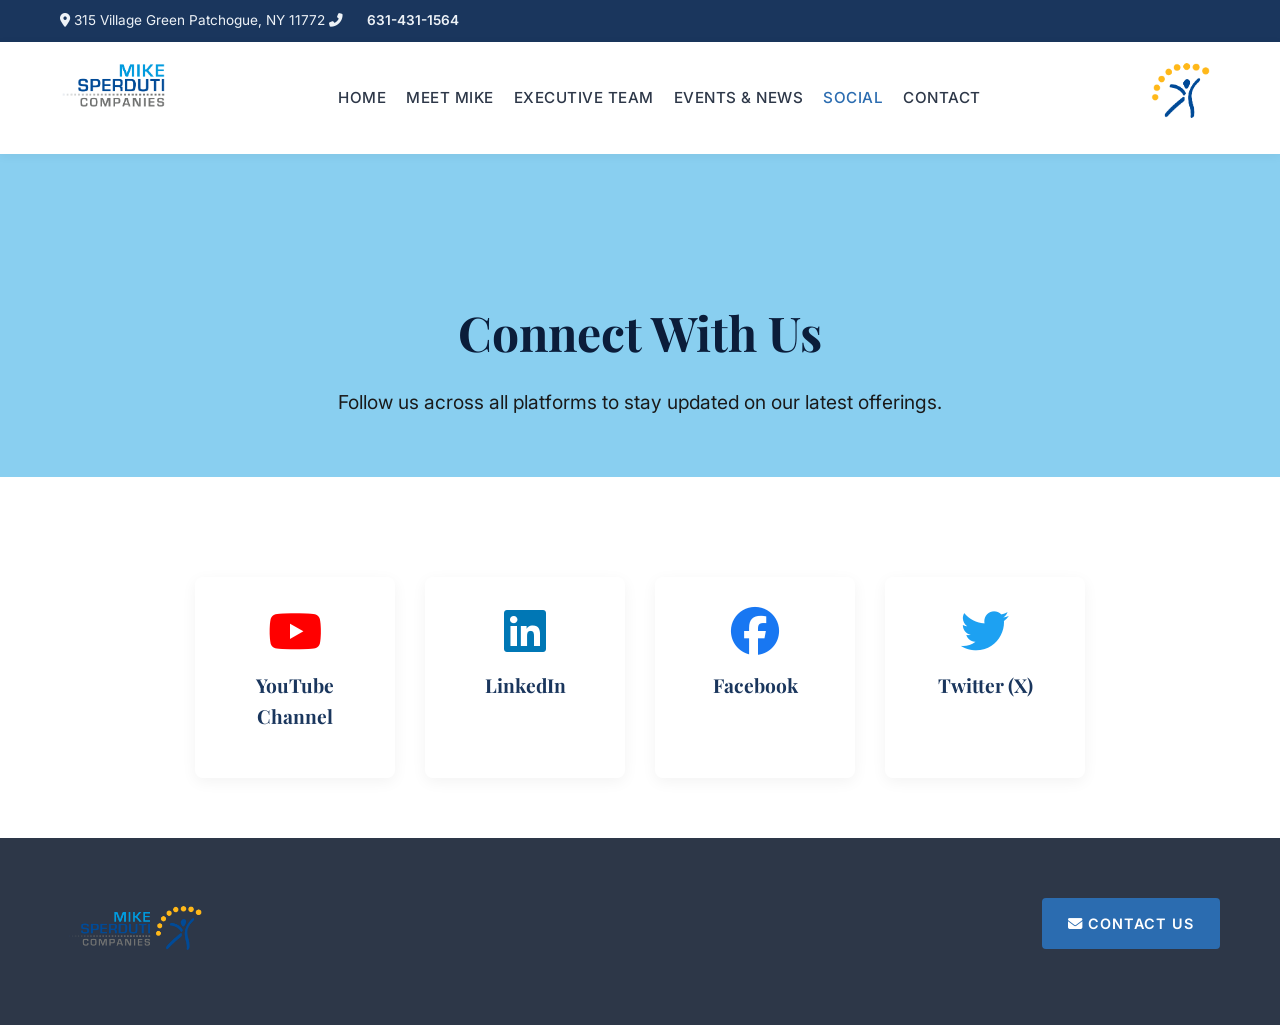
<file: social.html>
<!DOCTYPE html>
<html lang="en">

<head>
    <meta charset="UTF-8">
    <meta name="viewport" content="width=device-width, initial-scale=1.0">
    <title>Social - Mike Sperduti Companies</title>
    <link rel="stylesheet" href="styles.css">
    <link rel="preconnect" href="https://fonts.googleapis.com">
    <link rel="preconnect" href="https://fonts.gstatic.com" crossorigin>
    <link
        href="https://fonts.googleapis.com/css2?family=Inter:wght@300;400;600;700&family=Playfair+Display:wght@700&display=swap"
        rel="stylesheet">
    <link rel="stylesheet" href="https://cdnjs.cloudflare.com/ajax/libs/font-awesome/6.4.0/css/all.min.css">
</head>

<body>
    <div class="top-bar">
        <div class="top-bar-content container">
            <div class="contact-info">
                <span><i class="fas fa-map-marker-alt"></i> 315 Village Green Patchogue, NY 11772</span>
                <span class="phone"><i class="fas fa-phone-alt"></i> <a href="tel:631-431-1564">631-431-1564</a></span>
            </div>
        </div>
    </div>

    <header class="main-header">
        <div class="container header-container">
            <div class="logo">
                <a href="index.html"><img src="assets/complogojr.png" alt="Mike Sperduti Companies"
                        style="height: 75px; margin-top: -15px;"></a>
            </div>
            <nav class="main-nav">
                <ul>
                    <li><a href="index.html">Home</a></li>
                    <li><a href="meet-mike.html">Meet Mike</a></li>
                    <li><a href="executive-team.html">Executive Team</a></li>
                    <li><a href="events-and-news.html">Events & News</a></li>
                    <li><a href="social.html" class="active">Social</a></li>
                    <li><a href="contact.html">Contact</a></li>
                </ul>
            </nav>
            <div class="right-asset" style="display: flex; align-items: center;">
                <img src="assets/483c2aaa-52aa-42ee-b40a-fddb9c34edcf.png" alt="Top Right Asset"
                    style="height: 75px; margin-top: -15px;">
            </div>
        </div>
    </header>

    <section class="page-header" style="padding: 140px 0 60px; background-color: #89cff0; text-align: center;">
        <div class="container">
            <h1 style="color: #0b1d3a; font-family: 'Playfair Display', serif; font-size: 3rem;">Connect With Us</h1>
            <p style="font-size: 1.2rem; margin-top: 1rem; color: #1a1a1a;">Follow us across all platforms to stay
                updated
                on our latest offerings.</p>
        </div>
    </section>

    <section class="page-content container" style="padding: 60px 0; min-height: 40vh; text-align: center;">
        <div style="display: flex; gap: 30px; justify-content: center; flex-wrap: wrap; margin-top: 40px;">
            <a href="https://www.youtube.com/@mikesperduti6184" target="_blank"
                style="display: flex; flex-direction: column; align-items: center; text-decoration: none; color: #333; padding: 30px; border-radius: 8px; box-shadow: 0 4px 15px rgba(0,0,0,0.05); width: 200px; transition: transform 0.3s;"
                onmouseover="this.style.transform='translateY(-5px)'" onmouseout="this.style.transform='translateY(0)'">
                <i class="fab fa-youtube" style="font-size: 3rem; color: #ff0000; margin-bottom: 15px;"></i>
                <h3 style="font-size: 1.2rem;">YouTube Channel</h3>
            </a>
            <a href="#"
                style="display: flex; flex-direction: column; align-items: center; text-decoration: none; color: #333; padding: 30px; border-radius: 8px; box-shadow: 0 4px 15px rgba(0,0,0,0.05); width: 200px; transition: transform 0.3s;"
                onmouseover="this.style.transform='translateY(-5px)'" onmouseout="this.style.transform='translateY(0)'">
                <i class="fab fa-linkedin" style="font-size: 3rem; color: #0077b5; margin-bottom: 15px;"></i>
                <h3 style="font-size: 1.2rem;">LinkedIn</h3>
            </a>
            <a href="#"
                style="display: flex; flex-direction: column; align-items: center; text-decoration: none; color: #333; padding: 30px; border-radius: 8px; box-shadow: 0 4px 15px rgba(0,0,0,0.05); width: 200px; transition: transform 0.3s;"
                onmouseover="this.style.transform='translateY(-5px)'" onmouseout="this.style.transform='translateY(0)'">
                <i class="fab fa-facebook" style="font-size: 3rem; color: #1877f2; margin-bottom: 15px;"></i>
                <h3 style="font-size: 1.2rem;">Facebook</h3>
            </a>
            <a href="#"
                style="display: flex; flex-direction: column; align-items: center; text-decoration: none; color: #333; padding: 30px; border-radius: 8px; box-shadow: 0 4px 15px rgba(0,0,0,0.05); width: 200px; transition: transform 0.3s;"
                onmouseover="this.style.transform='translateY(-5px)'" onmouseout="this.style.transform='translateY(0)'">
                <i class="fab fa-twitter" style="font-size: 3rem; color: #1da1f2; margin-bottom: 15px;"></i>
                <h3 style="font-size: 1.2rem;">Twitter (X)</h3>
            </a>
        </div>
    </section>

    <footer style="margin-top: auto;">
        <div class="container footer-content">
            <div class="footer-left">
                <img src="assets/complogo.png" alt="Mike Sperduti Companies" style="max-height: 60px;">
            </div>
            <div class="footer-right">
                <a href="contact.html" class="btn btn-primary" style="margin-bottom: 1rem;"><i
                        class="fas fa-envelope"></i> Contact Us</a>
            </div>
        </div>
    </footer>
</body>

</html>
</file>
<file: styles.css>
/* Base Styles & Premium Variables */
:root {
    --primary-color: #1A365D; /* Deep corporate blue */
    --secondary-color: #2B6CB0;
    --accent-color: #E2E8F0;
    --text-color: #2D3748;
    --light-text: #EDF2F7;
    --white: #FFFFFF;
    --bg-color: #F7FAFC;
    --transition-speed: 0.3s;
    --box-shadow: 0 10px 15px -3px rgba(0, 0, 0, 0.1), 0 4px 6px -2px rgba(0, 0, 0, 0.05);
}

* {
    margin: 0;
    padding: 0;
    box-sizing: border-box;
}

body {
    font-family: 'Inter', sans-serif;
    color: var(--text-color);
    background-color: var(--white);
    line-height: 1.6;
    overflow-x: hidden;
}

h1, h2, h3, h4, h5, h6 {
    font-family: 'Playfair Display', serif;
    color: var(--primary-color);
    margin-bottom: 1rem;
}

a {
    text-decoration: none;
    color: var(--secondary-color);
    transition: color var(--transition-speed) ease;
}

a:hover {
    color: var(--primary-color);
}

.container {
    max-width: 1200px;
    margin: 0 auto;
    padding: 0 20px;
}

.btn {
    display: inline-block;
    padding: 12px 24px;
    background-color: var(--white);
    color: var(--primary-color);
    font-weight: 600;
    text-transform: uppercase;
    letter-spacing: 1px;
    font-size: 0.9rem;
    border-radius: 4px;
    transition: all var(--transition-speed) ease;
    border: 2px solid var(--white);
    cursor: pointer;
}

.btn:hover {
    background-color: transparent;
    color: var(--white);
}

.btn-primary {
    background-color: var(--secondary-color);
    color: var(--white);
    border-color: var(--secondary-color);
}

.btn-primary:hover {
    background-color: transparent;
    color: var(--secondary-color);
}

.btn-outline {
    background-color: transparent;
    color: var(--primary-color);
    border-color: var(--primary-color);
}

.btn-outline:hover {
    background-color: var(--primary-color);
    color: var(--white);
}

/* Top Bar */
.top-bar {
    background-color: var(--primary-color);
    color: var(--light-text);
    padding: 10px 0;
    font-size: 0.85rem;
}

.top-bar-content {
    display: flex;
    justify-content: space-between;
    align-items: center;
}

.social-links a {
    color: var(--light-text);
    margin-right: 15px;
    opacity: 0.8;
}

.social-links a:hover {
    opacity: 1;
}

.contact-info .phone a {
    color: var(--light-text);
    margin-left: 20px;
    font-weight: 600;
}

/* Header */
.main-header {
    background-color: var(--white);
    padding: 20px 0;
    position: sticky;
    top: 0;
    z-index: 1000;
    box-shadow: 0 2px 10px rgba(0,0,0,0.05);
}

.header-container {
    display: flex;
    justify-content: space-between;
    align-items: center;
}

.logo a {
    font-family: 'Playfair Display', serif;
    font-size: 2rem;
    font-weight: 700;
    color: var(--primary-color);
}

.main-nav ul {
    list-style: none;
    display: flex;
    gap: 20px;
}

.main-nav a {
    color: var(--text-color);
    font-weight: 500;
    font-size: 0.95rem;
    text-transform: uppercase;
    letter-spacing: 0.5px;
}

.main-nav a.active, .main-nav a:hover {
    color: var(--secondary-color);
}

/* Hero Section */
.hero-section {
    position: relative;
    background: url('https://images.unsplash.com/photo-1552664730-d307ca884978?auto=format&fit=crop&q=80&w=1920') no-repeat center center/cover;
    height: 70vh;
    display: flex;
    align-items: center;
    color: var(--white);
    text-align: center;
}

.hero-overlay {
    position: absolute;
    top: 0;
    left: 0;
    width: 100%;
    height: 100%;
    background: linear-gradient(rgba(26, 54, 93, 0.8), rgba(43, 108, 176, 0.7));
}

.hero-content {
    position: relative;
    z-index: 1;
}

.hero-content h1 {
    font-size: 4rem;
    color: var(--white);
    text-shadow: 2px 2px 4px rgba(0,0,0,0.3);
    margin-bottom: 1rem;
}

.hero-content .subtitle {
    font-size: 1.2rem;
    margin-bottom: 2rem;
    font-weight: 300;
    max-width: 800px;
    margin-left: auto;
    margin-right: auto;
}

/* About Section */
.about-section {
    padding: 80px 20px;
    text-align: center;
}

.about-section h2 {
    font-size: 2.5rem;
}

.about-section .lead-text {
    font-size: 1.25rem;
    color: var(--secondary-color);
    font-weight: 400;
    margin-bottom: 1.5rem;
    font-style: italic;
}

/* Companies Grid */
.companies-section {
    background-color: var(--bg-color);
    padding: 80px 0;
}

.section-title {
    text-align: center;
    font-size: 2.5rem;
    margin-bottom: 0.5rem;
}

.section-subtitle {
    text-align: center;
    color: #4A5568;
    margin-bottom: 3rem;
    font-size: 1.1rem;
}

.grid {
    display: grid;
    grid-template-columns: repeat(auto-fit, minmax(300px, 1fr));
    gap: 30px;
    margin-bottom: 3rem;
}

.card {
    background: var(--white);
    border-radius: 8px;
    overflow: hidden;
    box-shadow: var(--box-shadow);
    transition: transform var(--transition-speed) ease, box-shadow var(--transition-speed) ease;
}

.card:hover {
    transform: translateY(-10px);
    box-shadow: 0 20px 25px -5px rgba(0, 0, 0, 0.1), 0 10px 10px -5px rgba(0, 0, 0, 0.04);
}

.card-img {
    width: 100%;
    height: 200px;
    object-fit: cover;
}

.card-content {
    padding: 20px;
    text-align: center;
}

.card-content h3 {
    margin-bottom: 15px;
    font-size: 1.4rem;
}

.view-more {
    font-weight: 600;
    text-transform: uppercase;
    font-size: 0.85rem;
    letter-spacing: 1px;
    display: inline-flex;
    align-items: center;
    gap: 5px;
}

/* Testimonials */
.testimonials-section {
    padding: 80px 0;
    background-color: var(--primary-color);
    color: var(--white);
}

.testimonials-section .section-title, .testimonials-section .section-subtitle {
    color: var(--white);
}

.testimonials-grid {
    display: grid;
    grid-template-columns: repeat(auto-fit, minmax(300px, 1fr));
    gap: 30px;
}

.testimonial-card {
    background: rgba(255, 255, 255, 0.05);
    padding: 30px;
    border-radius: 8px;
    border: 1px solid rgba(255, 255, 255, 0.1);
}

.stars {
    color: #F6E05E;
    margin-bottom: 15px;
    font-size: 1.2rem;
}

.quote {
    font-style: italic;
    margin-bottom: 20px;
    font-size: 1.05rem;
    line-height: 1.7;
}

.author {
    font-weight: 600;
    text-transform: uppercase;
    font-size: 0.9rem;
    color: var(--accent-color);
}

/* Gallery */
.gallery-section {
    padding: 80px 20px;
}

.gallery-grid {
    display: grid;
    grid-template-columns: repeat(auto-fit, minmax(300px, 1fr));
    gap: 20px;
}

.gallery-img {
    width: 100%;
    height: 250px;
    object-fit: cover;
    border-radius: 8px;
    transition: transform 0.3s ease;
}

.gallery-img:hover {
    transform: scale(1.03);
}

.center-cta {
    text-align: center;
}

/* Footer */
footer {
    background-color: var(--text-color);
    color: var(--light-text);
    padding: 60px 0 20px;
}

.footer-content {
    display: flex;
    justify-content: space-between;
    flex-wrap: wrap;
    gap: 40px;
    margin-bottom: 40px;
}

.footer-left h3 {
    color: var(--white);
    margin-bottom: 15px;
}

.footer-right {
    text-align: right;
}

.social-text {
    margin-top: 15px;
    margin-bottom: 10px;
    font-weight: 600;
}

.footer-socials a {
    color: var(--white);
    background: rgba(255,255,255,0.1);
    width: 40px;
    height: 40px;
    display: inline-flex;
    align-items: center;
    justify-content: center;
    border-radius: 50%;
    margin-left: 10px;
    transition: background 0.3s ease;
}

.footer-socials a:hover {
    background: var(--secondary-color);
}

.footer-bottom {
    text-align: center;
    padding-top: 20px;
    border-top: 1px solid rgba(255,255,255,0.1);
    display: flex;
    flex-direction: column;
    align-items: center;
}

.back-to-top {
    color: var(--white);
    margin-top: 20px;
    display: inline-block;
    font-size: 0.9rem;
}

/* Responsive */
@media (max-width: 768px) {
    .top-bar-content {
        flex-direction: column;
        gap: 10px;
    }
    
    .header-container {
        flex-direction: column;
        gap: 15px;
    }
    
    .main-nav ul {
        flex-wrap: wrap;
        justify-content: center;
    }
    
    .hero-content h1 {
        font-size: 2.5rem;
    }
    
    .footer-content {
        flex-direction: column;
        text-align: center;
    }
    
    .footer-right {
        text-align: center;
    }
    
    .footer-socials a {
        margin: 0 5px;
    }
}
</file>
